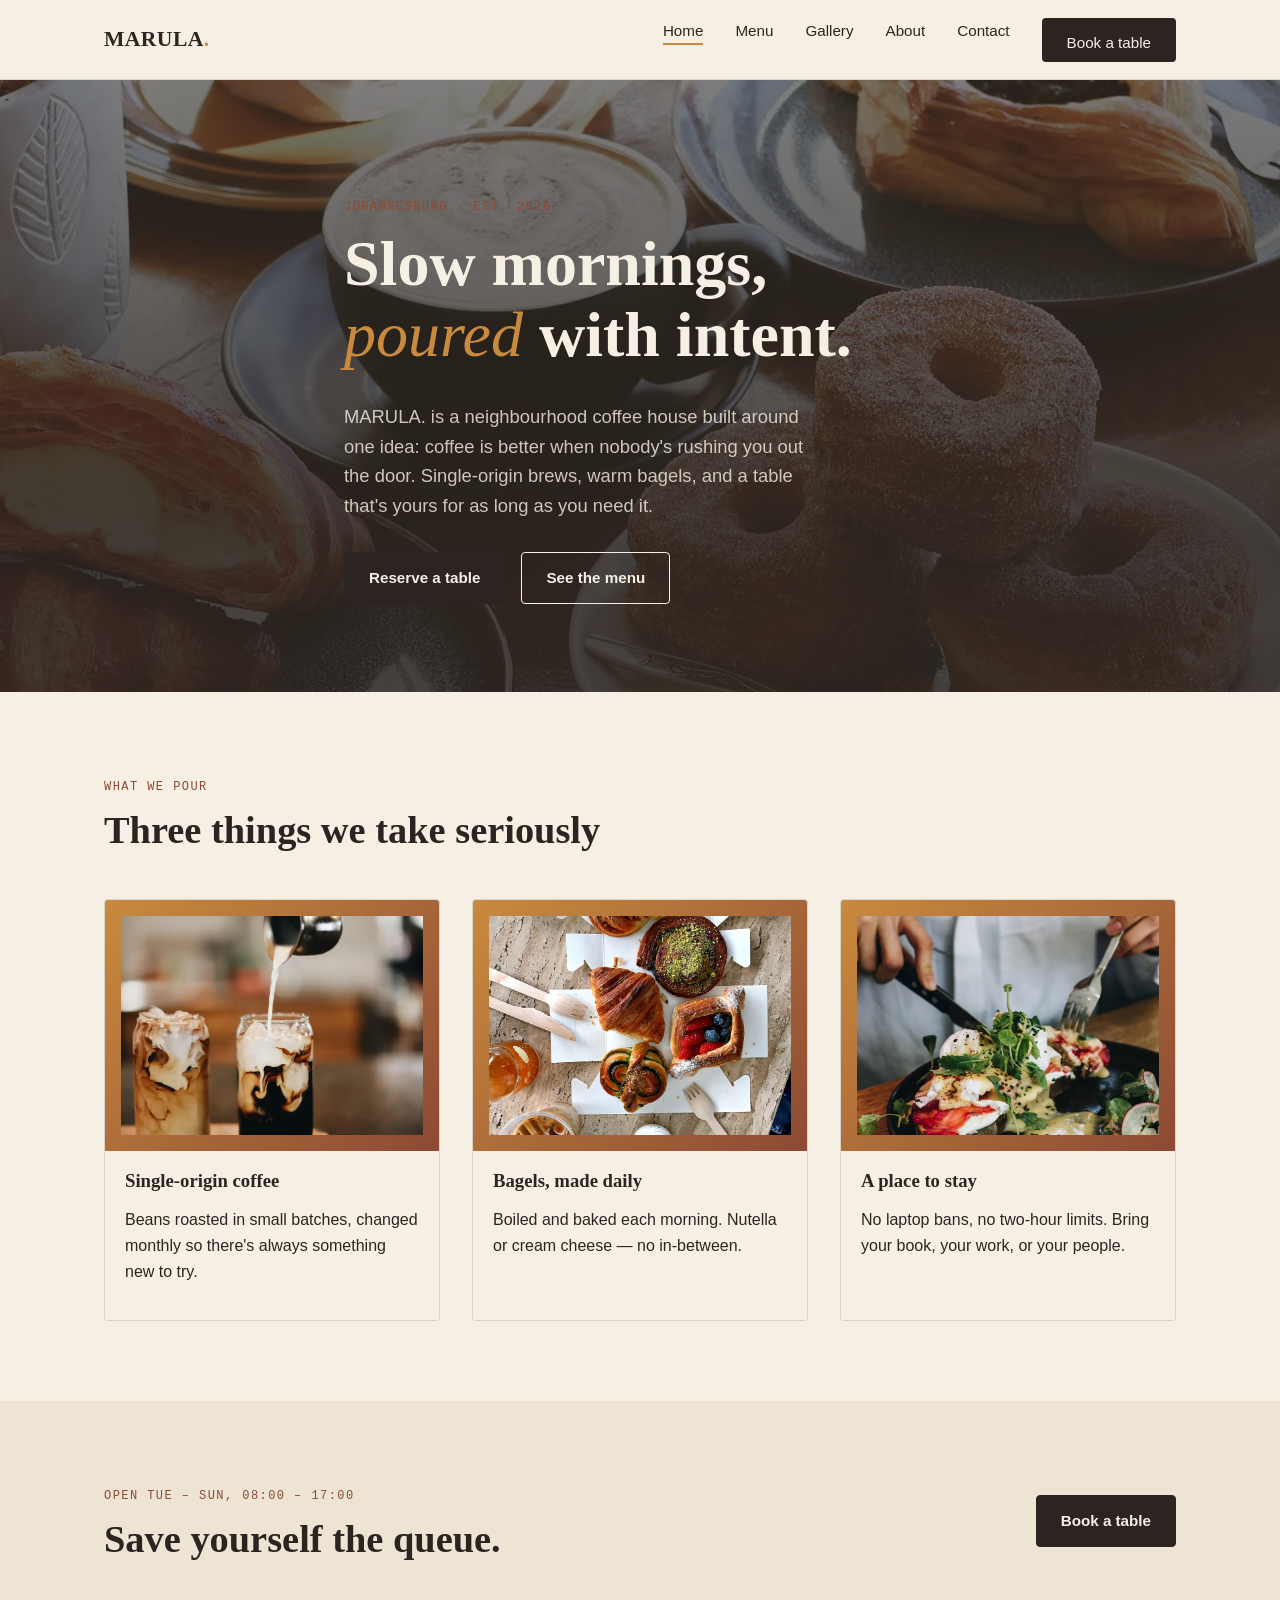
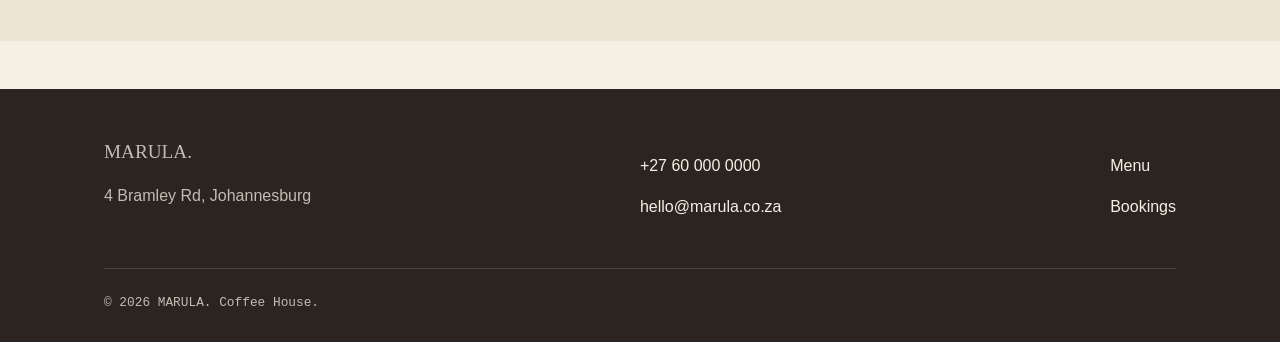
<file: index.html>
<!DOCTYPE html>
<html lang="en">
<head>
  <meta charset="UTF-8" />
  <meta name="viewport" content="width=device-width, initial-scale=1.0" />
  <title>MARULA. — Neighbourhood Coffee House in Johannesburg</title>
  <meta name="description" content="MARULA. is a neighbourhood coffee house in Johannesburg serving slow mornings, single-origin coffee, and warm bagels. Book a table online." />
  <link rel="canonical" href="https://marula-cafe.vercel.app/" />
  <link rel="icon" type="image/svg+xml" href="images/favicon.svg" />

  <meta property="og:type" content="website" />
  <meta property="og:title" content="MARULA. — Neighbourhood Coffee House" />
  <meta property="og:description" content="Slow mornings, single-origin coffee, and warm bagels in Johannesburg. Book a table online." />
  <meta property="og:image" content="images/hero-pastries.webp" />
  <meta property="og:url" content="https://marula-cafe.vercel.app/" />
  <meta name="twitter:card" content="summary_large_image" />

  <link rel="preconnect" href="https://fonts.googleapis.com" />
  <link rel="preconnect" href="https://fonts.gstatic.com" crossorigin />
  <link rel="stylesheet" href="css/style.css" />

  <script type="application/ld+json">
  {
    "@context": "https://schema.org",
    "@type": "CafeOrCoffeeShop",
    "name": "MARULA.",
    "image": "images/hero-pastries.webp",
    "address": {
      "@type": "PostalAddress",
      "streetAddress": "4 Bramley Rd",
      "addressLocality": "Johannesburg",
      "addressCountry": "ZA"
    },
    "telephone": "+27600000000",
    "servesCuisine": "Coffee, Bagels",
    "openingHours": "Tu-Su 08:00-17:00",
    "url": "https://marula-cafe.vercel.app/"
  }
  </script>
</head>
<body>
  <a class="skip-link" href="#main">Skip to content</a>

  <header class="site-header">
    <nav class="nav" data-open="false">
      <a class="nav__logo" href="index.html">MARULA</a>
      <button class="nav__toggle" aria-label="Toggle menu" aria-expanded="false">
        <span></span><span></span><span></span>
      </button>
      <ul class="nav__links">
        <li><a href="index.html" aria-current="page">Home</a></li>
        <li><a href="menu.html">Menu</a></li>
        <li><a href="gallery.html">Gallery</a></li>
        <li><a href="about.html">About</a></li>
        <li><a href="contact.html">Contact</a></li>
        <li><a class="btn" href="booking.html">Book a table</a></li>
      </ul>
    </nav>
  </header>

  <main id="main">
    <section class="hero">
      <div class="container hero__content">
        <span class="eyebrow">Johannesburg · Est. 2026</span>
        <h1>Slow mornings, <span class="accent-italic">poured</span> with intent.</h1>
        <p class="lede">MARULA. is a neighbourhood coffee house built around one idea: coffee is better when nobody's rushing you out the door. Single-origin brews, warm bagels, and a table that's yours for as long as you need it.</p>
        <div class="hero__actions">
          <a class="btn" href="booking.html">Reserve a table</a>
          <a class="btn btn--outline" href="menu.html">See the menu</a>
        </div>
      </div>
    </section>

    <section class="section">
      <div class="container">
        <div class="section__head">
          <span class="eyebrow">What we pour</span>
          <h2>Three things we take seriously</h2>
        </div>
        <div class="grid">
          <div class="card reveal">
            <div class="card__media">
              <img src="images/coffee-pour.webp" alt="Barista pouring steamed milk into an iced coffee" width="900" height="675" loading="lazy" />
            </div>
            <div class="card__body">
              <h3>Single-origin coffee</h3>
              <p>Beans roasted in small batches, changed monthly so there's always something new to try.</p>
            </div>
          </div>
          <div class="card reveal">
            <div class="card__media">
              <img src="images/pastry-flatlay.webp" alt="An assortment of freshly baked pastries and croissants laid out on a marble table" width="900" height="675" loading="lazy" />
            </div>
            <div class="card__body">
              <h3>Bagels, made daily</h3>
              <p>Boiled and baked each morning. Nutella or cream cheese — no in-between.</p>
            </div>
          </div>
          <div class="card reveal">
            <div class="card__media">
              <img src="images/guests-table.webp" alt="A guest cutting into a brunch plate at a wooden table" width="900" height="675" loading="lazy" />
            </div>
            <div class="card__body">
              <h3>A place to stay</h3>
              <p>No laptop bans, no two-hour limits. Bring your book, your work, or your people.</p>
            </div>
          </div>
        </div>
      </div>
    </section>

    <section class="section section--dim">
      <div class="container" style="display:flex; align-items:center; justify-content:space-between; flex-wrap:wrap; gap:1.5rem;">
        <div>
          <span class="eyebrow">Open Tue – Sun, 08:00 – 17:00</span>
          <h2 style="margin:0;">Save yourself the queue.</h2>
        </div>
        <a class="btn" href="booking.html">Book a table</a>
      </div>
    </section>
  </main>

  <footer class="site-footer">
    <div class="container">
      <div class="footer__grid">
        <div>
          <p style="font-family: var(--font-display); font-size:1.2rem; margin:0 0 0.5rem;">MARULA.</p>
          <p style="max-width:32ch;">4 Bramley Rd, Johannesburg</p>
        </div>
        <div>
          <p><a href="tel:+27600000000">+27 60 000 0000</a></p>
          <p><a href="mailto:hello@marula.co.za">hello@marula.co.za</a></p>
        </div>
        <div>
          <p><a href="menu.html">Menu</a></p>
          <p><a href="booking.html">Bookings</a></p>
        </div>
      </div>
      <div class="footer__bottom">© 2026 MARULA. Coffee House.</div>
    </div>
  </footer>

  <script src="js/nav.js"></script>
  <script src="js/reveal.js"></script>
</body>
</html>
</file>
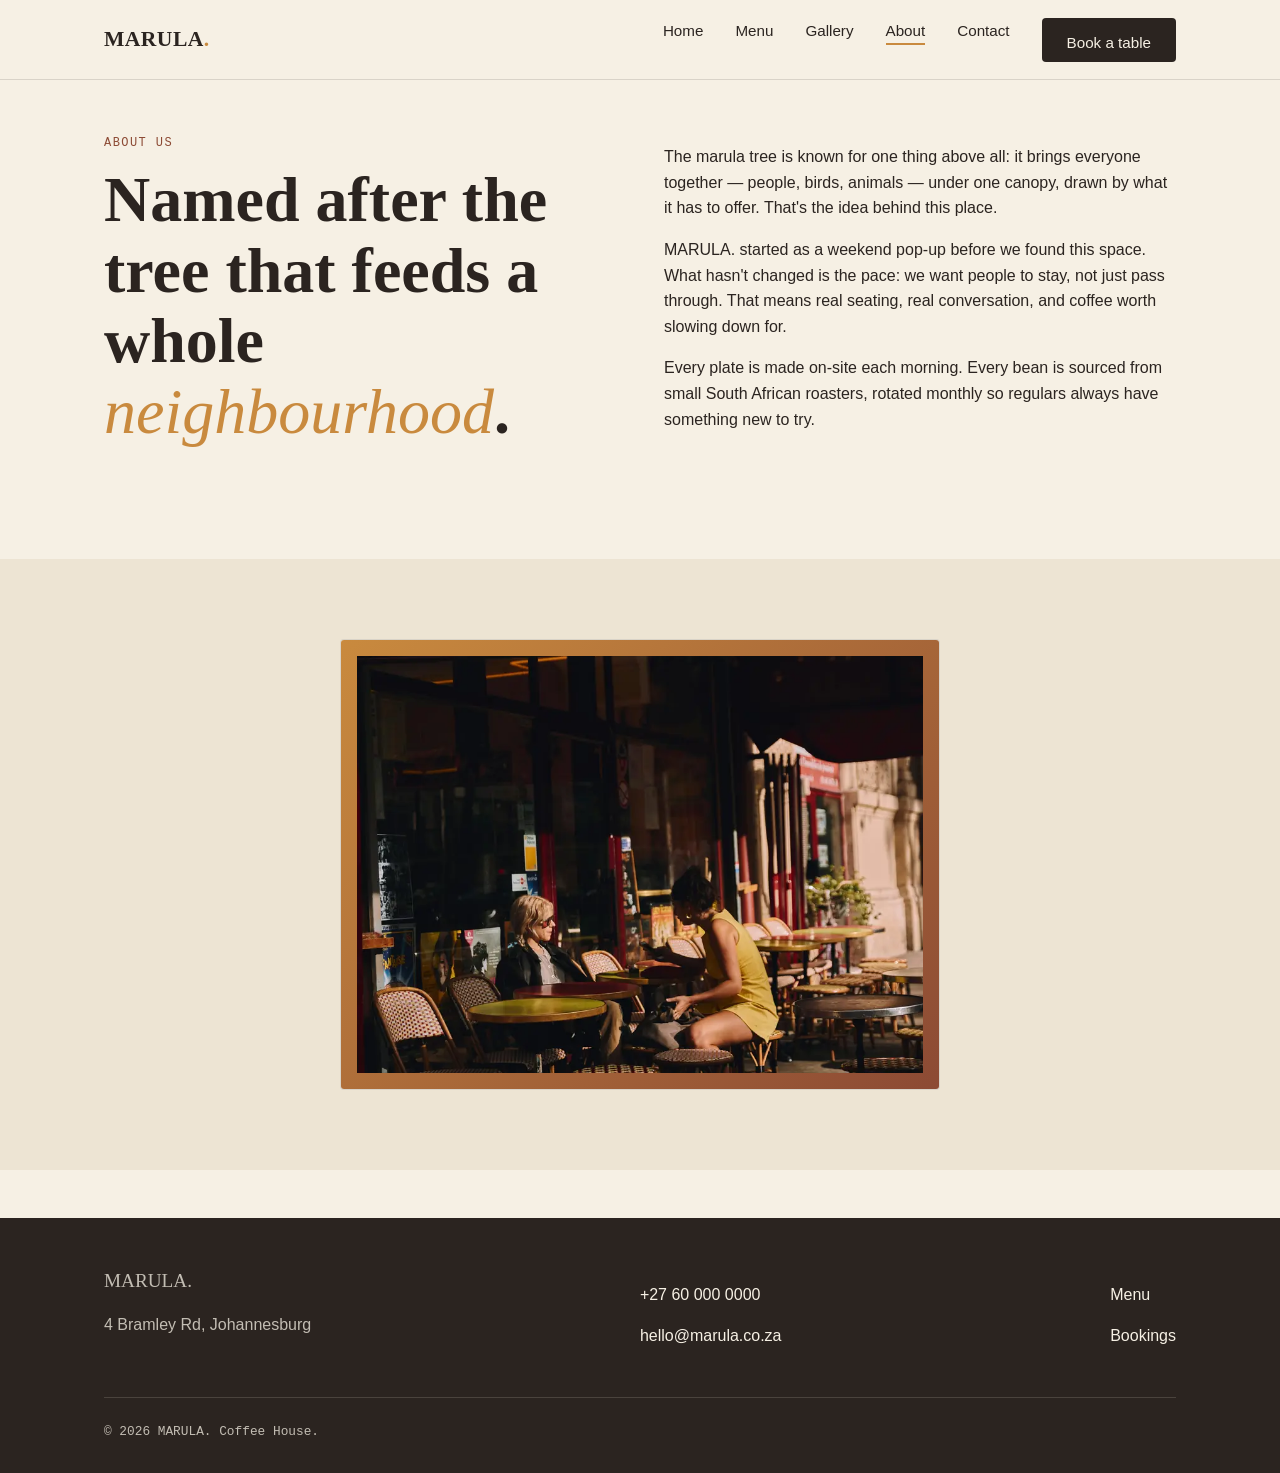
<file: about.html>
<!DOCTYPE html>
<html lang="en">
<head>
  <meta charset="UTF-8" />
  <meta name="viewport" content="width=device-width, initial-scale=1.0" />
  <title>About — MARULA. Coffee House</title>
  <meta name="description" content="The story behind MARULA., a neighbourhood coffee house in Johannesburg." />
  <link rel="canonical" href="https://marula-cafe.vercel.app/about.html" />
  <link rel="icon" type="image/svg+xml" href="images/favicon.svg" />
  <link rel="preconnect" href="https://fonts.googleapis.com" />
  <link rel="preconnect" href="https://fonts.gstatic.com" crossorigin />
  <link rel="stylesheet" href="css/style.css" />
</head>
<body>
  <a class="skip-link" href="#main">Skip to content</a>

  <header class="site-header">
    <nav class="nav" data-open="false">
      <a class="nav__logo" href="index.html">MARULA</a>
      <button class="nav__toggle" aria-label="Toggle menu" aria-expanded="false">
        <span></span><span></span><span></span>
      </button>
      <ul class="nav__links">
        <li><a href="index.html">Home</a></li>
        <li><a href="menu.html">Menu</a></li>
        <li><a href="gallery.html">Gallery</a></li>
        <li><a href="about.html" aria-current="page">About</a></li>
        <li><a href="contact.html">Contact</a></li>
        <li><a class="btn" href="booking.html">Book a table</a></li>
      </ul>
    </nav>
  </header>

  <main id="main">
    <section class="section" style="padding-top:3rem;">
      <div class="container" style="display:grid; grid-template-columns: 1fr 1fr; gap:3rem; align-items:start;">
        <div>
          <span class="eyebrow">About Us</span>
          <h1>Named after the tree that feeds a whole <span class="accent-italic">neighbourhood</span>.</h1>
        </div>
        <div>
          <p>The marula tree is known for one thing above all: it brings everyone together — people, birds, animals — under one canopy, drawn by what it has to offer. That's the idea behind this place.</p>
          <p>MARULA. started as a weekend pop-up before we found this space. What hasn't changed is the pace: we want people to stay, not just pass through. That means real seating, real conversation, and coffee worth slowing down for.</p>
          <p>Every plate is made on-site each morning. Every bean is sourced from small South African roasters, rotated monthly so regulars always have something new to try.</p>
        </div>
      </div>
    </section>

    <section class="section section--dim">
      <div class="container">
        <div class="card reveal" style="max-width:600px; margin:0 auto;">
          <div class="card__media" style="aspect-ratio:4/3;">
            <img src="images/cafe-terrace.webp" alt="People chatting at an outdoor café table in warm evening light" width="900" height="675" loading="lazy" />
          </div>
        </div>
      </div>
    </section>
  </main>

  <footer class="site-footer">
    <div class="container">
      <div class="footer__grid">
        <div>
          <p style="font-family: var(--font-display); font-size:1.2rem; margin:0 0 0.5rem;">MARULA.</p>
          <p style="max-width:32ch;">4 Bramley Rd, Johannesburg</p>
        </div>
        <div>
          <p><a href="tel:+27600000000">+27 60 000 0000</a></p>
          <p><a href="mailto:hello@marula.co.za">hello@marula.co.za</a></p>
        </div>
        <div>
          <p><a href="menu.html">Menu</a></p>
          <p><a href="booking.html">Bookings</a></p>
        </div>
      </div>
      <div class="footer__bottom">© 2026 MARULA. Coffee House.</div>
    </div>
  </footer>

  <script src="js/nav.js"></script>
  <script src="js/reveal.js"></script>
</body>
</html>
</file>
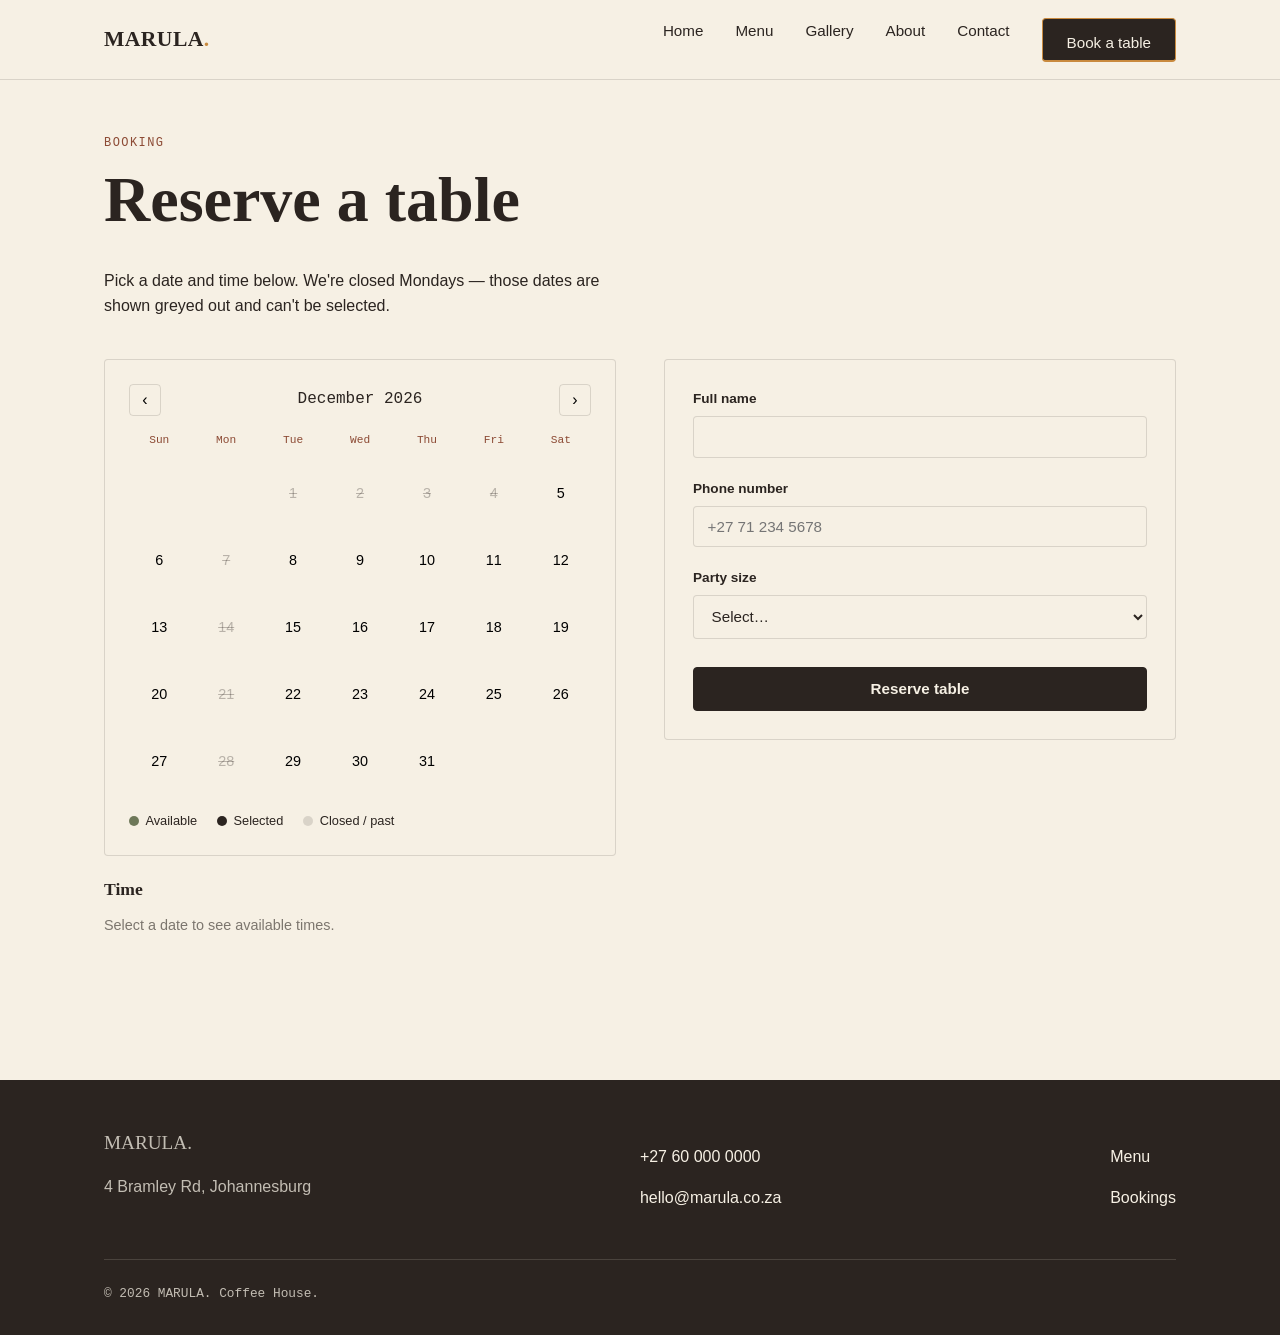
<file: booking.html>
<!DOCTYPE html>
<html lang="en">
<head>
  <meta charset="UTF-8" />
  <meta name="viewport" content="width=device-width, initial-scale=1.0" />
  <title>Book a Table — MARULA. Coffee House</title>
  <meta name="description" content="Book a table at MARULA. coffee house in Johannesburg." />
  <link rel="canonical" href="https://marula-cafe.vercel.app/booking.html" />
  <link rel="icon" type="image/svg+xml" href="images/favicon.svg" />
  <link rel="preconnect" href="https://fonts.googleapis.com" />
  <link rel="preconnect" href="https://fonts.gstatic.com" crossorigin />
  <link rel="stylesheet" href="css/style.css" />
</head>
<body>
  <a class="skip-link" href="#main">Skip to content</a>

  <header class="site-header">
    <nav class="nav" data-open="false">
      <a class="nav__logo" href="index.html">MARULA</a>
      <button class="nav__toggle" aria-label="Toggle menu" aria-expanded="false">
        <span></span><span></span><span></span>
      </button>
      <ul class="nav__links">
        <li><a href="index.html">Home</a></li>
        <li><a href="menu.html">Menu</a></li>
        <li><a href="gallery.html">Gallery</a></li>
        <li><a href="about.html">About</a></li>
        <li><a href="contact.html">Contact</a></li>
        <li><a class="btn" href="booking.html" aria-current="page">Book a table</a></li>
      </ul>
    </nav>
  </header>

  <main id="main">
    <section class="section" style="padding-top:3rem;">
      <div class="container">
        <span class="eyebrow">Booking</span>
        <h1>Reserve a table</h1>
        <p style="max-width:60ch; margin-bottom:2.5rem;">Pick a date and time below. We're closed Mondays — those dates are shown greyed out and can't be selected.</p>

        <div class="booking-layout">
          <!-- Calendar + time slots -->
          <div>
            <div class="calendar">
              <div class="calendar__header">
                <button type="button" class="calendar__nav-btn" id="calendarPrev" aria-label="Previous month">‹</button>
                <span id="calendarMonthLabel"></span>
                <button type="button" class="calendar__nav-btn" id="calendarNext" aria-label="Next month">›</button>
              </div>
              <div class="calendar__grid" id="calendarGrid"></div>
              <div class="legend">
                <span><span class="dot dot--available"></span> Available</span>
                <span><span class="dot dot--selected"></span> Selected</span>
                <span><span class="dot dot--closed"></span> Closed / past</span>
              </div>
            </div>

            <div class="slots">
              <h2 style="font-size:1.1rem;">Time</h2>
              <p id="slotsEmpty" style="color: rgba(43,36,32,0.6); font-size:0.9rem;">Select a date to see available times.</p>
              <div class="slots__grid hidden" id="slotsGrid"></div>
            </div>
          </div>

          <!-- Form / confirmation -->
          <div>
            <div class="booking-form">
              <div class="booking-summary hidden" id="bookingSummary"></div>

              <form id="bookingForm" novalidate>
                <div class="field">
                  <label for="guestName">Full name</label>
                  <input type="text" id="guestName" name="guestName" required minlength="2" />
                  <p class="field__error" id="guestNameError">Please enter your name.</p>
                </div>

                <div class="field">
                  <label for="guestPhone">Phone number</label>
                  <input type="tel" id="guestPhone" name="guestPhone" required pattern="^[0-9+ ]{7,15}$" placeholder="+27 71 234 5678" />
                  <p class="field__error" id="guestPhoneError">Please enter a valid phone number.</p>
                </div>

                <div class="field">
                  <label for="guestCount">Party size</label>
                  <select id="guestCount" name="guestCount" required>
                    <option value="">Select…</option>
                    <option value="1">1 guest</option>
                    <option value="2">2 guests</option>
                    <option value="3">3 guests</option>
                    <option value="4">4 guests</option>
                    <option value="5">5+ guests</option>
                  </select>
                  <p class="field__error" id="guestCountError">Please choose a party size.</p>
                </div>

                <p class="field__error" id="dateTimeError">Please select a date and time above.</p>

                <button type="submit" class="btn" style="width:100%; justify-content:center; margin-top:0.5rem;">Reserve table</button>
              </form>
            </div>

            <div class="booking-form confirmation hidden" id="bookingConfirmation">
              <div class="confirmation__icon">✓</div>
              <h2>Booking confirmed</h2>
              <div id="confirmationSummary"></div>
              <a id="whatsappLink" class="btn" href="#" target="_blank" rel="noopener" style="justify-content:center; width:100%; margin-top:1rem;">Confirm on WhatsApp</a>
              <button type="button" id="resetBooking" class="btn btn--outline" style="justify-content:center; width:100%; margin-top:0.75rem;">Make another booking</button>
            </div>
          </div>
        </div>

        <p id="bookingLive" class="sr-only" aria-live="polite"></p>
      </div>
    </section>
  </main>

  <footer class="site-footer">
    <div class="container">
      <div class="footer__grid">
        <div>
          <p style="font-family: var(--font-display); font-size:1.2rem; margin:0 0 0.5rem;">MARULA.</p>
          <p style="max-width:32ch;">4 Bramley Rd, Johannesburg</p>
        </div>
        <div>
          <p><a href="tel:+27600000000">+27 60 000 0000</a></p>
          <p><a href="mailto:hello@marula.co.za">hello@marula.co.za</a></p>
        </div>
        <div>
          <p><a href="menu.html">Menu</a></p>
          <p><a href="booking.html">Bookings</a></p>
        </div>
      </div>
      <div class="footer__bottom">© 2026 MARULA. Coffee House.</div>
    </div>
  </footer>

  <script src="js/nav.js"></script>
  <script src="js/booking.js"></script>
</body>
</html>
</file>
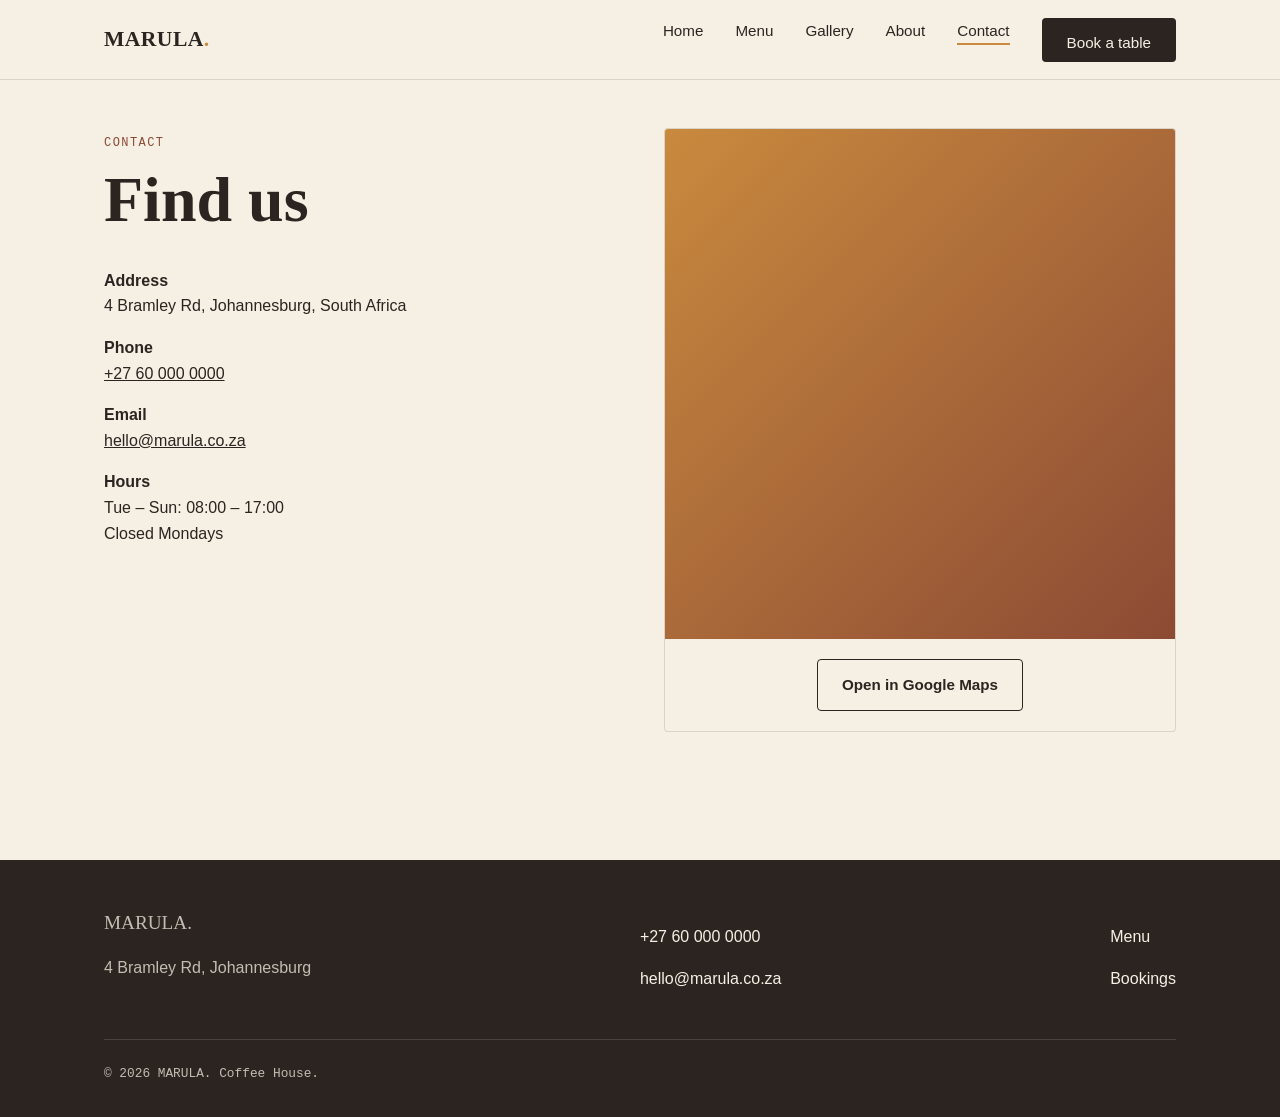
<file: contact.html>
<!DOCTYPE html>
<html lang="en">
<head>
  <meta charset="UTF-8" />
  <meta name="viewport" content="width=device-width, initial-scale=1.0" />
  <title>Contact — MARULA. Coffee House</title>
  <meta name="description" content="Find and contact MARULA. coffee house in Johannesburg." />
  <link rel="canonical" href="https://marula-cafe.vercel.app/contact.html" />
  <link rel="icon" type="image/svg+xml" href="images/favicon.svg" />
  <link rel="preconnect" href="https://fonts.googleapis.com" />
  <link rel="preconnect" href="https://fonts.gstatic.com" crossorigin />
  <link rel="stylesheet" href="css/style.css" />
</head>
<body>
  <a class="skip-link" href="#main">Skip to content</a>

  <header class="site-header">
    <nav class="nav" data-open="false">
      <a class="nav__logo" href="index.html">MARULA</a>
      <button class="nav__toggle" aria-label="Toggle menu" aria-expanded="false">
        <span></span><span></span><span></span>
      </button>
      <ul class="nav__links">
        <li><a href="index.html">Home</a></li>
        <li><a href="menu.html">Menu</a></li>
        <li><a href="gallery.html">Gallery</a></li>
        <li><a href="about.html">About</a></li>
        <li><a href="contact.html" aria-current="page">Contact</a></li>
        <li><a class="btn" href="booking.html">Book a table</a></li>
      </ul>
    </nav>
  </header>

  <main id="main">
    <section class="section" style="padding-top:3rem;">
      <div class="container" style="display:grid; grid-template-columns: 1fr 1fr; gap:3rem;">
        <div>
          <span class="eyebrow">Contact</span>
          <h1>Find us</h1>
          <p><strong>Address</strong><br />4 Bramley Rd, Johannesburg, South Africa</p>
          <p><strong>Phone</strong><br /><a href="tel:+27600000000">+27 60 000 0000</a></p>
          <p><strong>Email</strong><br /><a href="mailto:hello@marula.co.za">hello@marula.co.za</a></p>
          <p><strong>Hours</strong><br />Tue – Sun: 08:00 – 17:00<br />Closed Mondays</p>
        </div>
        <div class="card">
          <div class="card__media" style="aspect-ratio:1; padding:0;">
            <iframe
              src="https://www.openstreetmap.org/export/embed.html?bbox=28.054%2C-26.162%2C28.094%2C-26.122&layer=mapnik&marker=-26.142%2C28.074"
              width="100%"
              height="100%"
              style="border:0; display:block;"
              loading="lazy"
              title="Map showing MARULA.'s location in Bramley, Johannesburg">
            </iframe>
          </div>
          <div class="card__body" style="text-align:center;">
            <a href="https://www.google.com/maps/search/?api=1&query=Bramley,Johannesburg,South+Africa" target="_blank" rel="noopener" class="btn btn--outline">Open in Google Maps</a>
          </div>
        </div>
      </div>
    </section>
  </main>

  <footer class="site-footer">
    <div class="container">
      <div class="footer__grid">
        <div>
          <p style="font-family: var(--font-display); font-size:1.2rem; margin:0 0 0.5rem;">MARULA.</p>
          <p style="max-width:32ch;">4 Bramley Rd, Johannesburg</p>
        </div>
        <div>
          <p><a href="tel:+27600000000">+27 60 000 0000</a></p>
          <p><a href="mailto:hello@marula.co.za">hello@marula.co.za</a></p>
        </div>
        <div>
          <p><a href="menu.html">Menu</a></p>
          <p><a href="booking.html">Bookings</a></p>
        </div>
      </div>
      <div class="footer__bottom">© 2026 MARULA. Coffee House.</div>
    </div>
  </footer>

  <script src="js/nav.js"></script>
</body>
</html>
</file>
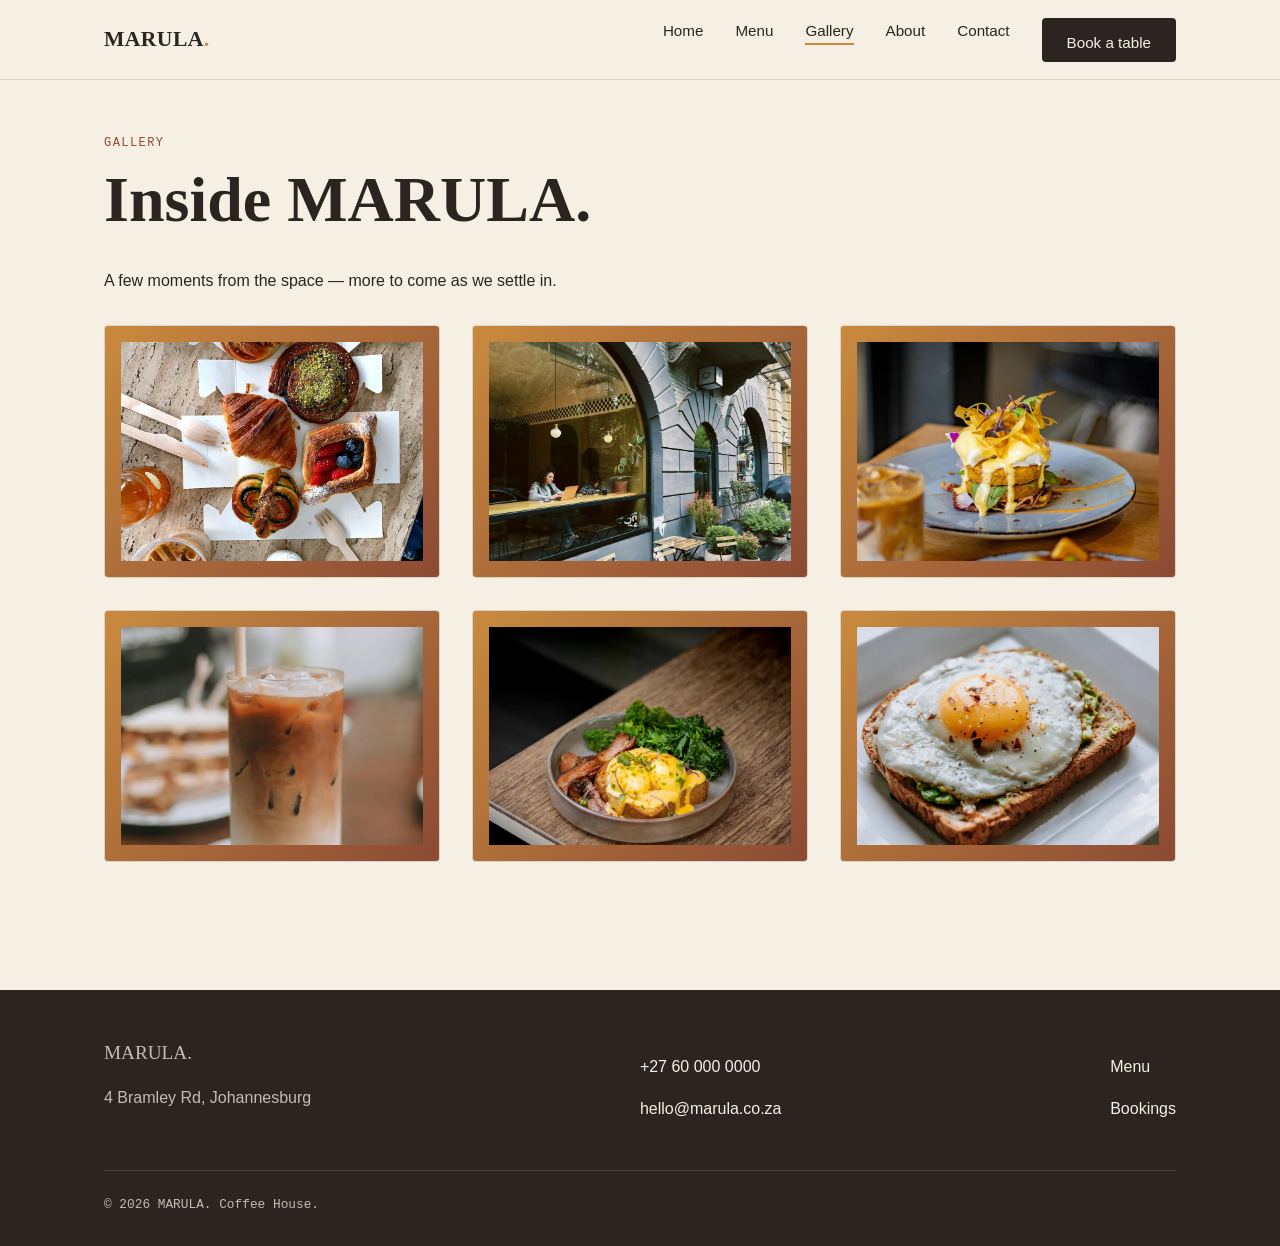
<file: gallery.html>
<!DOCTYPE html>
<html lang="en">
<head>
  <meta charset="UTF-8" />
  <meta name="viewport" content="width=device-width, initial-scale=1.0" />
  <title>Gallery — MARULA. Coffee House</title>
  <meta name="description" content="A look inside MARULA. coffee house in Johannesburg." />
  <link rel="canonical" href="https://marula-cafe.vercel.app/gallery.html" />
  <link rel="icon" type="image/svg+xml" href="images/favicon.svg" />
  <link rel="preconnect" href="https://fonts.googleapis.com" />
  <link rel="preconnect" href="https://fonts.gstatic.com" crossorigin />
  <link rel="stylesheet" href="css/style.css" />
</head>
<body>
  <a class="skip-link" href="#main">Skip to content</a>

  <header class="site-header">
    <nav class="nav" data-open="false">
      <a class="nav__logo" href="index.html">MARULA</a>
      <button class="nav__toggle" aria-label="Toggle menu" aria-expanded="false">
        <span></span><span></span><span></span>
      </button>
      <ul class="nav__links">
        <li><a href="index.html">Home</a></li>
        <li><a href="menu.html">Menu</a></li>
        <li><a href="gallery.html" aria-current="page">Gallery</a></li>
        <li><a href="about.html">About</a></li>
        <li><a href="contact.html">Contact</a></li>
        <li><a class="btn" href="booking.html">Book a table</a></li>
      </ul>
    </nav>
  </header>

  <main id="main">
    <section class="section" style="padding-top:3rem;">
      <div class="container">
        <span class="eyebrow">Gallery</span>
        <h1>Inside MARULA.</h1>
        <p style="max-width:60ch;">A few moments from the space — more to come as we settle in.</p>

        <div class="grid" style="margin-top:2rem;">
          <div class="card reveal"><div class="card__media"><img src="images/pastry-flatlay.webp" alt="Assorted pastries and croissants on a marble table" width="900" height="675" loading="lazy" /></div></div>
          <div class="card reveal"><div class="card__media"><img src="images/cafe-exterior.webp" alt="MARULA.-style café archway entrance with outdoor seating" width="900" height="675" loading="lazy" /></div></div>
          <div class="card reveal"><div class="card__media"><img src="images/benedict-sweet-potato.webp" alt="Sweet potato benedict with hollandaise and crispy onions" width="900" height="675" loading="lazy" /></div></div>
          <div class="card reveal"><div class="card__media"><img src="images/cold-brew.webp" alt="Iced cold brew coffee in a tall glass" width="900" height="675" loading="lazy" /></div></div>
          <div class="card reveal"><div class="card__media"><img src="images/benedict-bacon-kale.webp" alt="Bacon and kale benedict on sourdough toast" width="900" height="675" loading="lazy" /></div></div>
          <div class="card reveal"><div class="card__media"><img src="images/avo-egg-toast.webp" alt="Avocado and fried egg on wholegrain toast" width="900" height="675" loading="lazy" /></div></div>
        </div>
      </div>
    </section>
  </main>

  <footer class="site-footer">
    <div class="container">
      <div class="footer__grid">
        <div>
          <p style="font-family: var(--font-display); font-size:1.2rem; margin:0 0 0.5rem;">MARULA.</p>
          <p style="max-width:32ch;">4 Bramley Rd, Johannesburg</p>
        </div>
        <div>
          <p><a href="tel:+27600000000">+27 60 000 0000</a></p>
          <p><a href="mailto:hello@marula.co.za">hello@marula.co.za</a></p>
        </div>
        <div>
          <p><a href="menu.html">Menu</a></p>
          <p><a href="booking.html">Bookings</a></p>
        </div>
      </div>
      <div class="footer__bottom">© 2026 MARULA. Coffee House.</div>
    </div>
  </footer>

  <script src="js/nav.js"></script>
  <script src="js/reveal.js"></script>
</body>
</html>
</file>
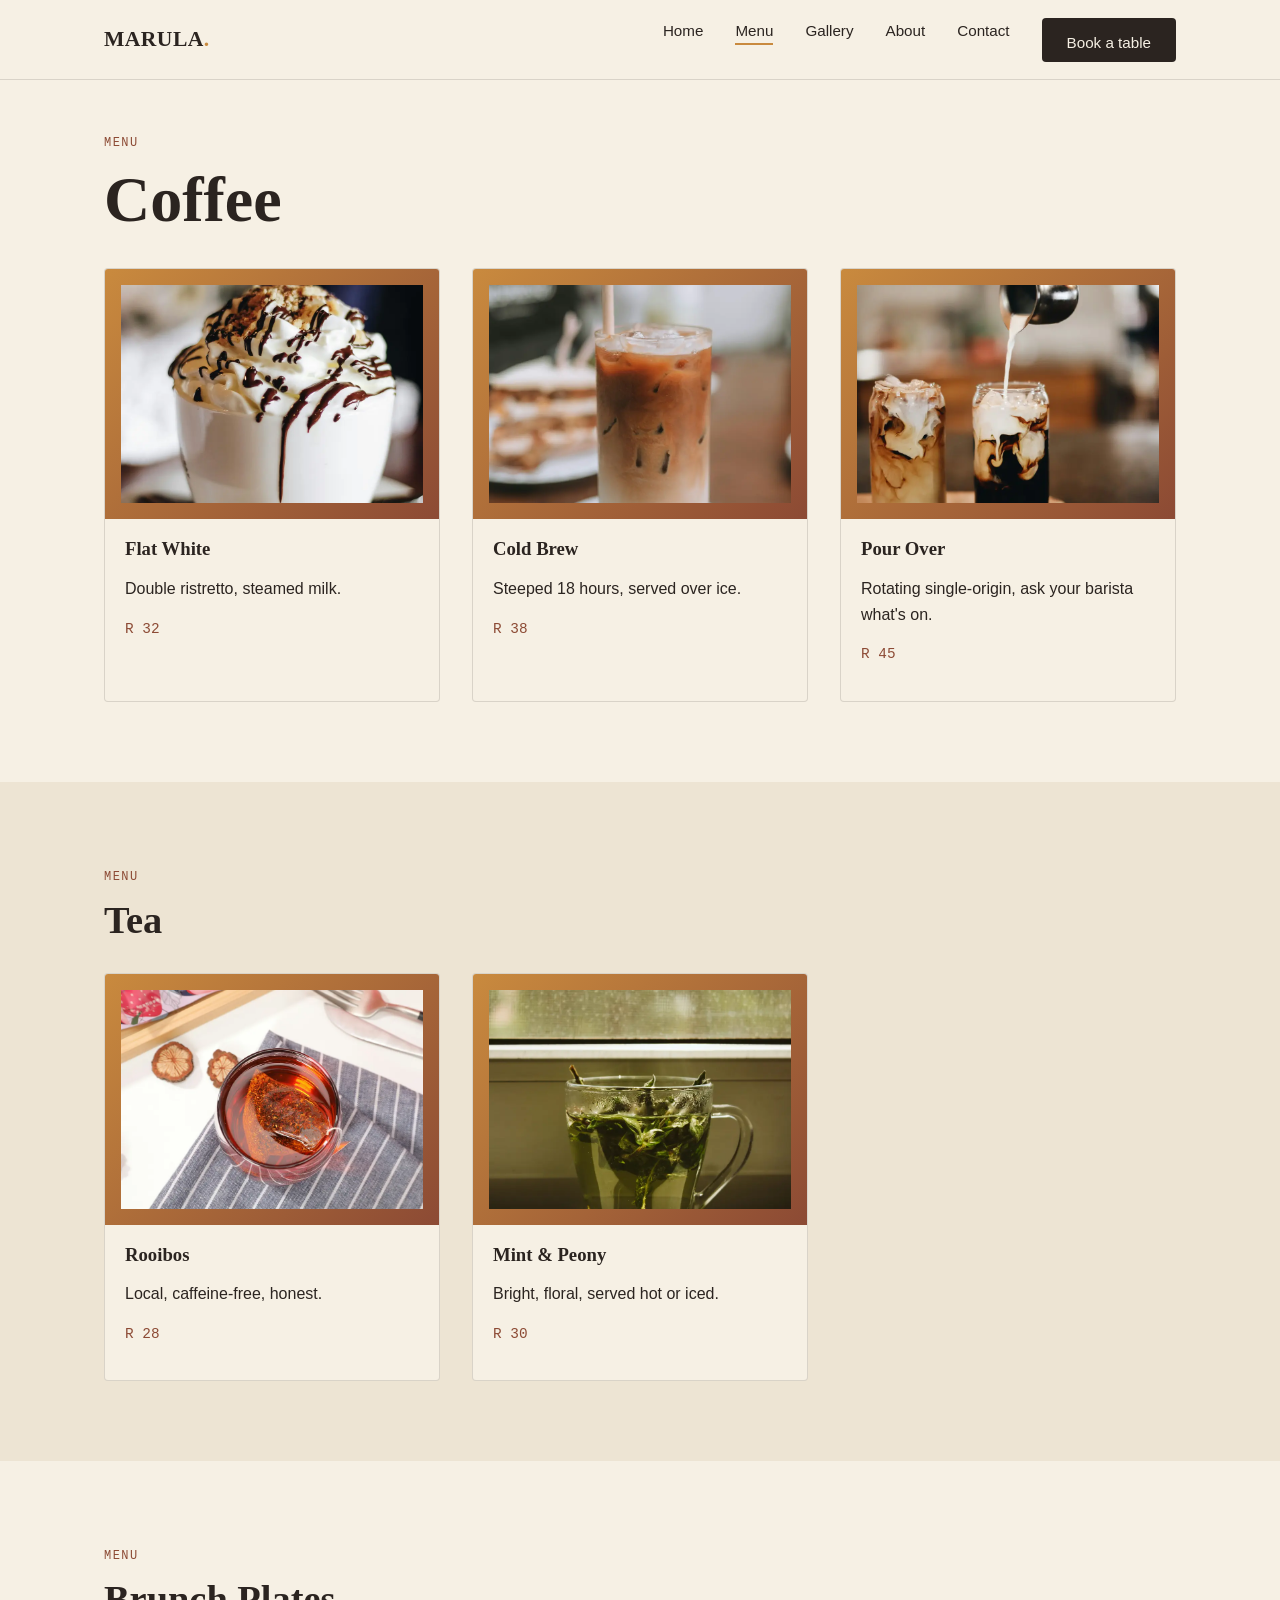
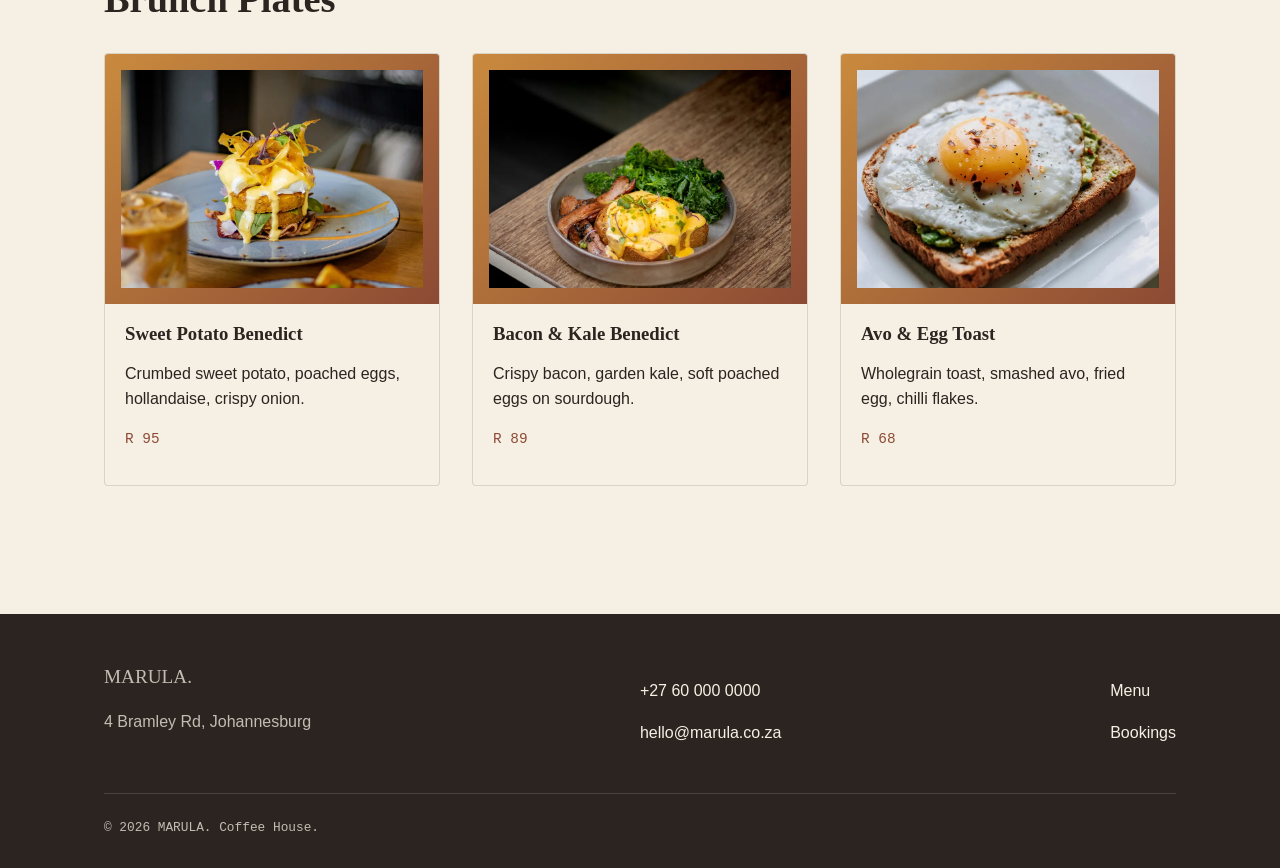
<file: menu.html>
<!DOCTYPE html>
<html lang="en">
<head>
  <meta charset="UTF-8" />
  <meta name="viewport" content="width=device-width, initial-scale=1.0" />
  <title>Menu — MARULA. Coffee House</title>
  <meta name="description" content="Coffee, tea, and brunch plates at MARULA. — a neighbourhood coffee house in Johannesburg." />
  <link rel="canonical" href="https://marula-cafe.vercel.app/menu.html" />
  <link rel="icon" type="image/svg+xml" href="images/favicon.svg" />
  <link rel="preconnect" href="https://fonts.googleapis.com" />
  <link rel="preconnect" href="https://fonts.gstatic.com" crossorigin />
  <link rel="stylesheet" href="css/style.css" />
</head>
<body>
  <a class="skip-link" href="#main">Skip to content</a>

  <header class="site-header">
    <nav class="nav" data-open="false">
      <a class="nav__logo" href="index.html">MARULA</a>
      <button class="nav__toggle" aria-label="Toggle menu" aria-expanded="false">
        <span></span><span></span><span></span>
      </button>
      <ul class="nav__links">
        <li><a href="index.html">Home</a></li>
        <li><a href="menu.html" aria-current="page">Menu</a></li>
        <li><a href="gallery.html">Gallery</a></li>
        <li><a href="about.html">About</a></li>
        <li><a href="contact.html">Contact</a></li>
        <li><a class="btn" href="booking.html">Book a table</a></li>
      </ul>
    </nav>
  </header>

  <main id="main">
    <section class="section" style="padding-top:3rem;">
      <div class="container">
        <span class="eyebrow">Menu</span>
        <h1>Coffee</h1>
        <div class="grid" style="margin-top:2rem;">
          <div class="card reveal">
            <div class="card__media">
              <img src="images/flat-white.webp" alt="A specialty hot drink topped with whipped cream and chocolate drizzle" width="900" height="675" loading="lazy" />
            </div>
            <div class="card__body">
              <h3>Flat White</h3>
              <p>Double ristretto, steamed milk.</p>
              <p class="card__price">R 32</p>
            </div>
          </div>
          <div class="card reveal">
            <div class="card__media">
              <img src="images/cold-brew.webp" alt="Iced cold brew coffee in a tall glass with a straw" width="900" height="675" loading="lazy" />
            </div>
            <div class="card__body">
              <h3>Cold Brew</h3>
              <p>Steeped 18 hours, served over ice.</p>
              <p class="card__price">R 38</p>
            </div>
          </div>
          <div class="card reveal">
            <div class="card__media">
              <img src="images/coffee-pour.webp" alt="Barista pouring steamed milk into a coffee" width="900" height="675" loading="lazy" />
            </div>
            <div class="card__body">
              <h3>Pour Over</h3>
              <p>Rotating single-origin, ask your barista what's on.</p>
              <p class="card__price">R 45</p>
            </div>
          </div>
        </div>
      </div>
    </section>

    <section class="section section--dim">
      <div class="container">
        <span class="eyebrow">Menu</span>
        <h2>Tea</h2>
        <div class="grid" style="margin-top:2rem;">
          <div class="card reveal">
            <div class="card__media">
              <img src="images/rooibos-tea.webp" alt="A glass cup of steeping rooibos tea, viewed from above" width="900" height="675" loading="lazy" />
            </div>
            <div class="card__body">
              <h3>Rooibos</h3>
              <p>Local, caffeine-free, honest.</p>
              <p class="card__price">R 28</p>
            </div>
          </div>
          <div class="card reveal">
            <div class="card__media">
              <img src="images/mint-tea.webp" alt="Fresh mint leaves steeping in a glass mug by a sunlit window" width="900" height="675" loading="lazy" />
            </div>
            <div class="card__body">
              <h3>Mint & Peony</h3>
              <p>Bright, floral, served hot or iced.</p>
              <p class="card__price">R 30</p>
            </div>
          </div>
        </div>
      </div>
    </section>

    <section class="section">
      <div class="container">
        <span class="eyebrow">Menu</span>
        <h2>Brunch Plates</h2>
        <div class="grid" style="margin-top:2rem;">
          <div class="card reveal">
            <div class="card__media">
              <img src="images/benedict-sweet-potato.webp" alt="Sweet potato and poached egg stack with hollandaise and crispy onions" width="900" height="675" loading="lazy" />
            </div>
            <div class="card__body">
              <h3>Sweet Potato Benedict</h3>
              <p>Crumbed sweet potato, poached eggs, hollandaise, crispy onion.</p>
              <p class="card__price">R 95</p>
            </div>
          </div>
          <div class="card reveal">
            <div class="card__media">
              <img src="images/benedict-bacon-kale.webp" alt="Poached eggs on toast with bacon and sautéed kale" width="900" height="675" loading="lazy" />
            </div>
            <div class="card__body">
              <h3>Bacon & Kale Benedict</h3>
              <p>Crispy bacon, garden kale, soft poached eggs on sourdough.</p>
              <p class="card__price">R 89</p>
            </div>
          </div>
          <div class="card reveal">
            <div class="card__media">
              <img src="images/avo-egg-toast.webp" alt="Fried egg and mashed avocado on wholegrain toast with chilli flakes" width="900" height="675" loading="lazy" />
            </div>
            <div class="card__body">
              <h3>Avo & Egg Toast</h3>
              <p>Wholegrain toast, smashed avo, fried egg, chilli flakes.</p>
              <p class="card__price">R 68</p>
            </div>
          </div>
        </div>
      </div>
    </section>
  </main>

  <footer class="site-footer">
    <div class="container">
      <div class="footer__grid">
        <div>
          <p style="font-family: var(--font-display); font-size:1.2rem; margin:0 0 0.5rem;">MARULA.</p>
          <p style="max-width:32ch;">4 Bramley Rd, Johannesburg</p>
        </div>
        <div>
          <p><a href="tel:+27600000000">+27 60 000 0000</a></p>
          <p><a href="mailto:hello@marula.co.za">hello@marula.co.za</a></p>
        </div>
        <div>
          <p><a href="menu.html">Menu</a></p>
          <p><a href="booking.html">Bookings</a></p>
        </div>
      </div>
      <div class="footer__bottom">© 2026 MARULA. Coffee House.</div>
    </div>
  </footer>

  <script src="js/nav.js"></script>
  <script src="js/reveal.js"></script>
</body>
</html>
</file>
<file: css/style.css>
/* ===========================================================
   MARULA. — design tokens
   Palette is deliberately NOT the cream+terracotta AI default.
   Warm ochre / clay / charcoal, grounded in a South African
   café rather than a generic "coffee brand" look.
=========================================================== */
:root {
  --ink: #2b2420;        /* near-black warm brown — text, dark sections */
  --ochre: #c98a3e;      /* primary accent — sun-baked clay */
  --clay: #8c4a34;       /* secondary accent — deeper terracotta-red */
  --sage: #6e7859;       /* tertiary — botanical, used sparingly */
  --paper: #f6f0e4;      /* main background */
  --paper-dim: #ede4d3;  /* section alt background */
  --line: rgba(43, 36, 32, 0.14);
  --error: #a3342a;

  --font-display: "Fraunces", Georgia, serif;
  --font-body: "Work Sans", -apple-system, sans-serif;
  --font-mono: "IBM Plex Mono", monospace;

  --radius: 4px;
  --max-width: 1120px;
}

@import url("https://fonts.googleapis.com/css2?family=Fraunces:ital,opsz,wght@0,9..144,400;0,9..144,600;0,9..144,700;1,9..144,500&family=Work+Sans:wght@400;500;600&family=IBM+Plex+Mono:wght@400;500&display=swap");

* { box-sizing: border-box; }
html { scroll-behavior: smooth; }

body {
  margin: 0;
  font-family: var(--font-body);
  color: var(--ink);
  background: var(--paper);
  line-height: 1.6;
}

img { max-width: 100%; display: block; }

h1, h2, h3 {
  font-family: var(--font-display);
  font-weight: 600;
  line-height: 1.1;
  margin: 0 0 0.5em;
}

h1 { font-size: clamp(2.4rem, 5vw, 4rem); font-weight: 700; }
h2 { font-size: clamp(1.6rem, 3vw, 2.4rem); }

.accent-italic {
  font-style: italic;
  font-weight: 500;
  color: var(--ochre);
}

a { color: inherit; }

.eyebrow {
  font-family: var(--font-mono);
  font-size: 0.75rem;
  letter-spacing: 0.12em;
  text-transform: uppercase;
  color: var(--clay);
  display: inline-block;
  margin-bottom: 0.75rem;
}

.container {
  max-width: var(--max-width);
  margin: 0 auto;
  padding: 0 1.5rem;
}

.skip-link {
  position: absolute;
  left: -999px;
  top: 0;
  background: var(--ink);
  color: var(--paper);
  padding: 0.75rem 1.25rem;
  z-index: 200;
}
.skip-link:focus { left: 1rem; top: 1rem; }

:focus-visible {
  outline: 3px solid var(--ochre);
  outline-offset: 2px;
}

/* ---------- header / nav ---------- */
.site-header {
  position: sticky;
  top: 0;
  z-index: 100;
  background: var(--paper);
  border-bottom: 1px solid var(--line);
}
.nav {
  display: flex;
  align-items: center;
  justify-content: space-between;
  padding: 1.1rem 1.5rem;
  max-width: var(--max-width);
  margin: 0 auto;
}
.nav__logo {
  font-family: var(--font-display);
  font-weight: 700;
  font-size: 1.35rem;
  text-decoration: none;
  letter-spacing: 0.02em;
}
.nav__logo::after { content: "."; color: var(--ochre); }

.nav__toggle {
  display: none;
  background: none;
  border: none;
  cursor: pointer;
  padding: 0.4rem;
}
.nav__toggle span {
  display: block;
  width: 24px;
  height: 2px;
  background: var(--ink);
  margin: 5px 0;
  transition: transform 0.2s ease, opacity 0.2s ease;
}

.nav__links {
  display: flex;
  gap: 2rem;
  list-style: none;
  margin: 0;
  padding: 0;
}
.nav__links a {
  text-decoration: none;
  font-size: 0.95rem;
  font-weight: 500;
  padding-bottom: 4px;
  border-bottom: 2px solid transparent;
  transition: border-color 0.15s ease;
}
.nav__links a:hover,
.nav__links a[aria-current="page"] {
  border-color: var(--ochre);
}

.btn {
  display: inline-flex;
  align-items: center;
  gap: 0.5rem;
  font-family: var(--font-body);
  font-weight: 600;
  font-size: 0.95rem;
  padding: 0.8rem 1.5rem;
  border-radius: var(--radius);
  border: 1px solid var(--ink);
  background: var(--ink);
  color: var(--paper);
  cursor: pointer;
  text-decoration: none;
  transition: transform 0.12s ease, background 0.15s ease, box-shadow 0.15s ease;
}
.btn:hover { background: var(--clay); border-color: var(--clay); }
.btn:active { transform: translateY(1px); }
.btn--outline {
  background: transparent;
  color: var(--ink);
}
.btn--outline:hover { background: var(--ink); color: var(--paper); }
.btn:disabled {
  opacity: 0.45;
  cursor: not-allowed;
  background: var(--paper-dim);
  border-color: var(--line);
  color: var(--ink);
}

/* ---------- hero ---------- */
.hero {
  background:
    linear-gradient(180deg, rgba(43,36,32,0.55) 0%, rgba(43,36,32,0.85) 75%),
    url("../images/hero-pastries.webp") center/cover no-repeat;
  color: var(--paper);
  padding: 7rem 0 5.5rem;
  position: relative;
  overflow: hidden;
}
@media (max-width: 700px) {
  .hero {
    background:
      linear-gradient(180deg, rgba(43,36,32,0.55) 0%, rgba(43,36,32,0.85) 75%),
      url("../images/hero-pastries-mobile.webp") center/cover no-repeat;
  }
}
.hero__stamp {
  position: absolute;
  right: -40px;
  top: -40px;
  width: 220px;
  height: 220px;
  opacity: 0.15;
}
.hero__content { max-width: 640px; }
.hero p.lede {
  font-size: 1.15rem;
  color: rgba(246, 240, 228, 0.8);
  max-width: 46ch;
  margin-bottom: 2rem;
}
.hero__actions { display: flex; gap: 1rem; flex-wrap: wrap; }
.hero__actions .btn--outline { border-color: var(--paper); color: var(--paper); }
.hero__actions .btn--outline:hover { background: var(--paper); color: var(--ink); }

/* ---------- generic sections ---------- */
.section { padding: 5rem 0; }
.section--dim { background: var(--paper-dim); }
.section__head { max-width: 60ch; margin-bottom: 3rem; }

.grid {
  display: grid;
  gap: 2rem;
  grid-template-columns: repeat(3, 1fr);
}
@media (max-width: 860px) {
  .grid { grid-template-columns: repeat(2, 1fr); }
}
@media (max-width: 560px) {
  .grid { grid-template-columns: 1fr; }
}

.card {
  background: var(--paper);
  border: 1px solid var(--line);
  border-radius: var(--radius);
  overflow: hidden;
}
.card__media {
  aspect-ratio: 4/3;
  background: linear-gradient(135deg, var(--ochre), var(--clay));
  display: flex;
  align-items: center;
  justify-content: center;
  color: rgba(246,240,228,0.85);
  font-family: var(--font-mono);
  font-size: 0.75rem;
  text-align: center;
  padding: 1rem;
  overflow: hidden;
}
.card__media img {
  width: 100%;
  height: 100%;
  object-fit: cover;
  display: block;
}

/* ---------- signature motion: reveal-on-scroll ----------
   One deliberate moment, not scattered effects. Fires once,
   respects reduced-motion, degrades to fully visible with JS off. */
.reveal {
  opacity: 0;
  transform: translateY(18px);
  transition: opacity 0.7s cubic-bezier(0.22, 1, 0.36, 1),
              transform 0.7s cubic-bezier(0.22, 1, 0.36, 1);
}
.reveal.is-visible {
  opacity: 1;
  transform: none;
}
.reveal:nth-child(2) { transition-delay: 0.08s; }
.reveal:nth-child(3) { transition-delay: 0.16s; }

@keyframes hero-rise {
  from { opacity: 0; transform: translateY(14px); }
  to { opacity: 1; transform: none; }
}
.hero__content > * {
  animation: hero-rise 0.8s cubic-bezier(0.22, 1, 0.36, 1) both;
}
.hero__content .eyebrow { animation-delay: 0s; }
.hero__content h1 { animation-delay: 0.08s; }
.hero__content .lede { animation-delay: 0.18s; }
.hero__content .hero__actions { animation-delay: 0.28s; }

@media (prefers-reduced-motion: reduce) {
  .reveal, .hero__content > * {
    opacity: 1 !important;
    transform: none !important;
    animation: none !important;
    transition: none !important;
  }
}
.card__body { padding: 1.25rem; }
.card__price {
  font-family: var(--font-mono);
  color: var(--clay);
  font-size: 0.9rem;
}

/* ---------- footer ---------- */
.site-footer {
  background: var(--ink);
  color: rgba(246, 240, 228, 0.75);
  padding: 3rem 0 2rem;
  margin-top: 3rem;
}
.site-footer a { color: var(--paper); text-decoration: none; }
.footer__grid {
  display: flex;
  justify-content: space-between;
  flex-wrap: wrap;
  gap: 2rem;
  margin-bottom: 2rem;
}
.footer__bottom {
  border-top: 1px solid rgba(246,240,228,0.15);
  padding-top: 1.5rem;
  font-size: 0.8rem;
  font-family: var(--font-mono);
}

/* ---------- mobile nav ---------- */
@media (max-width: 760px) {
  .nav__toggle { display: block; }
  .nav__links {
    position: absolute;
    top: 100%;
    left: 0;
    right: 0;
    background: var(--paper);
    flex-direction: column;
    gap: 0;
    max-height: 0;
    overflow: hidden;
    border-bottom: 1px solid var(--line);
    transition: max-height 0.25s ease;
  }
  .nav__links.is-open { max-height: 400px; }
  .nav__links li { border-top: 1px solid var(--line); }
  .nav__links a { display: block; padding: 1rem 1.5rem; }
  .nav[data-open="true"] .nav__toggle span:nth-child(1) { transform: translateY(7px) rotate(45deg); }
  .nav[data-open="true"] .nav__toggle span:nth-child(2) { opacity: 0; }
  .nav[data-open="true"] .nav__toggle span:nth-child(3) { transform: translateY(-7px) rotate(-45deg); }
}

/* ===========================================================
   BOOKING PAGE
=========================================================== */
.booking-layout {
  display: grid;
  grid-template-columns: 1fr 1fr;
  gap: 3rem;
  align-items: start;
}
@media (max-width: 860px) {
  .booking-layout { grid-template-columns: 1fr; }
}

.calendar {
  background: var(--paper);
  border: 1px solid var(--line);
  border-radius: var(--radius);
  padding: 1.5rem;
}
.calendar__header {
  display: flex;
  align-items: center;
  justify-content: space-between;
  margin-bottom: 1rem;
  font-family: var(--font-mono);
  font-weight: 500;
}
.calendar__nav-btn {
  background: none;
  border: 1px solid var(--line);
  border-radius: var(--radius);
  cursor: pointer;
  width: 32px;
  height: 32px;
  font-size: 1rem;
}
.calendar__grid {
  display: grid;
  grid-template-columns: repeat(7, 1fr);
  gap: 0.4rem;
  text-align: center;
}
.calendar__dow {
  font-family: var(--font-mono);
  font-size: 0.7rem;
  color: var(--clay);
  padding-bottom: 0.4rem;
}
.calendar__day {
  aspect-ratio: 1;
  display: flex;
  align-items: center;
  justify-content: center;
  border-radius: var(--radius);
  border: 1px solid transparent;
  background: none;
  cursor: pointer;
  font-family: var(--font-body);
  font-size: 0.9rem;
}
.calendar__day:hover:not(:disabled) { background: var(--paper-dim); }
.calendar__day[aria-pressed="true"] {
  background: var(--ink);
  color: var(--paper);
}
.calendar__day:disabled {
  color: rgba(43,36,32,0.3);
  text-decoration: line-through;
  cursor: not-allowed;
}
.calendar__day--empty { visibility: hidden; cursor: default; }

.legend {
  display: flex;
  gap: 1.25rem;
  flex-wrap: wrap;
  margin-top: 1.25rem;
  font-size: 0.8rem;
}
.legend span { display: inline-flex; align-items: center; gap: 0.4rem; }
.legend .dot { width: 10px; height: 10px; border-radius: 50%; display: inline-block; }
.dot--available { background: var(--sage); }
.dot--selected { background: var(--ink); }
.dot--closed { background: var(--line); }

.slots {
  margin-top: 1.5rem;
}
.slots__grid {
  display: grid;
  grid-template-columns: repeat(auto-fill, minmax(90px, 1fr));
  gap: 0.6rem;
  margin-top: 0.75rem;
}
.slot-btn {
  font-family: var(--font-mono);
  font-size: 0.85rem;
  padding: 0.6rem 0.5rem;
  border: 1px solid var(--line);
  border-radius: var(--radius);
  background: var(--paper);
  cursor: pointer;
}
.slot-btn:hover:not(:disabled) { border-color: var(--ochre); }
.slot-btn[aria-pressed="true"] {
  background: var(--ochre);
  border-color: var(--ochre);
  color: var(--ink);
  font-weight: 600;
}
.slot-btn:disabled {
  color: rgba(43,36,32,0.3);
  cursor: not-allowed;
  text-decoration: line-through;
}

.booking-form {
  background: var(--paper);
  border: 1px solid var(--line);
  border-radius: var(--radius);
  padding: 1.75rem;
}
.field { margin-bottom: 1.25rem; }
.field label {
  display: block;
  font-size: 0.85rem;
  font-weight: 600;
  margin-bottom: 0.4rem;
}
.field input,
.field select {
  width: 100%;
  padding: 0.7rem 0.85rem;
  border: 1px solid var(--line);
  border-radius: var(--radius);
  font-family: var(--font-body);
  font-size: 0.95rem;
  background: var(--paper);
  color: var(--ink);
}
.field input:invalid[data-touched="true"] {
  border-color: var(--error);
}
.field__error {
  color: var(--error);
  font-size: 0.8rem;
  margin-top: 0.35rem;
  display: none;
}
.field__error.is-visible { display: block; }

.booking-summary {
  background: var(--paper-dim);
  border-radius: var(--radius);
  padding: 1rem 1.25rem;
  margin-bottom: 1.25rem;
  font-size: 0.9rem;
}
.booking-summary strong { font-family: var(--font-mono); }

.confirmation {
  text-align: center;
  padding: 2rem 1rem;
}
.confirmation__icon {
  width: 56px;
  height: 56px;
  border-radius: 50%;
  background: var(--sage);
  color: var(--paper);
  display: flex;
  align-items: center;
  justify-content: center;
  margin: 0 auto 1.25rem;
  font-size: 1.5rem;
}
.hidden { display: none !important; }

/* For aria-live regions: must stay in the accessibility tree,
   so never use .hidden (display:none) on these. */
.sr-only {
  position: absolute;
  width: 1px; height: 1px;
  padding: 0; margin: -1px;
  overflow: hidden;
  clip: rect(0, 0, 0, 0);
  white-space: nowrap;
  border: 0;
}
</file>
